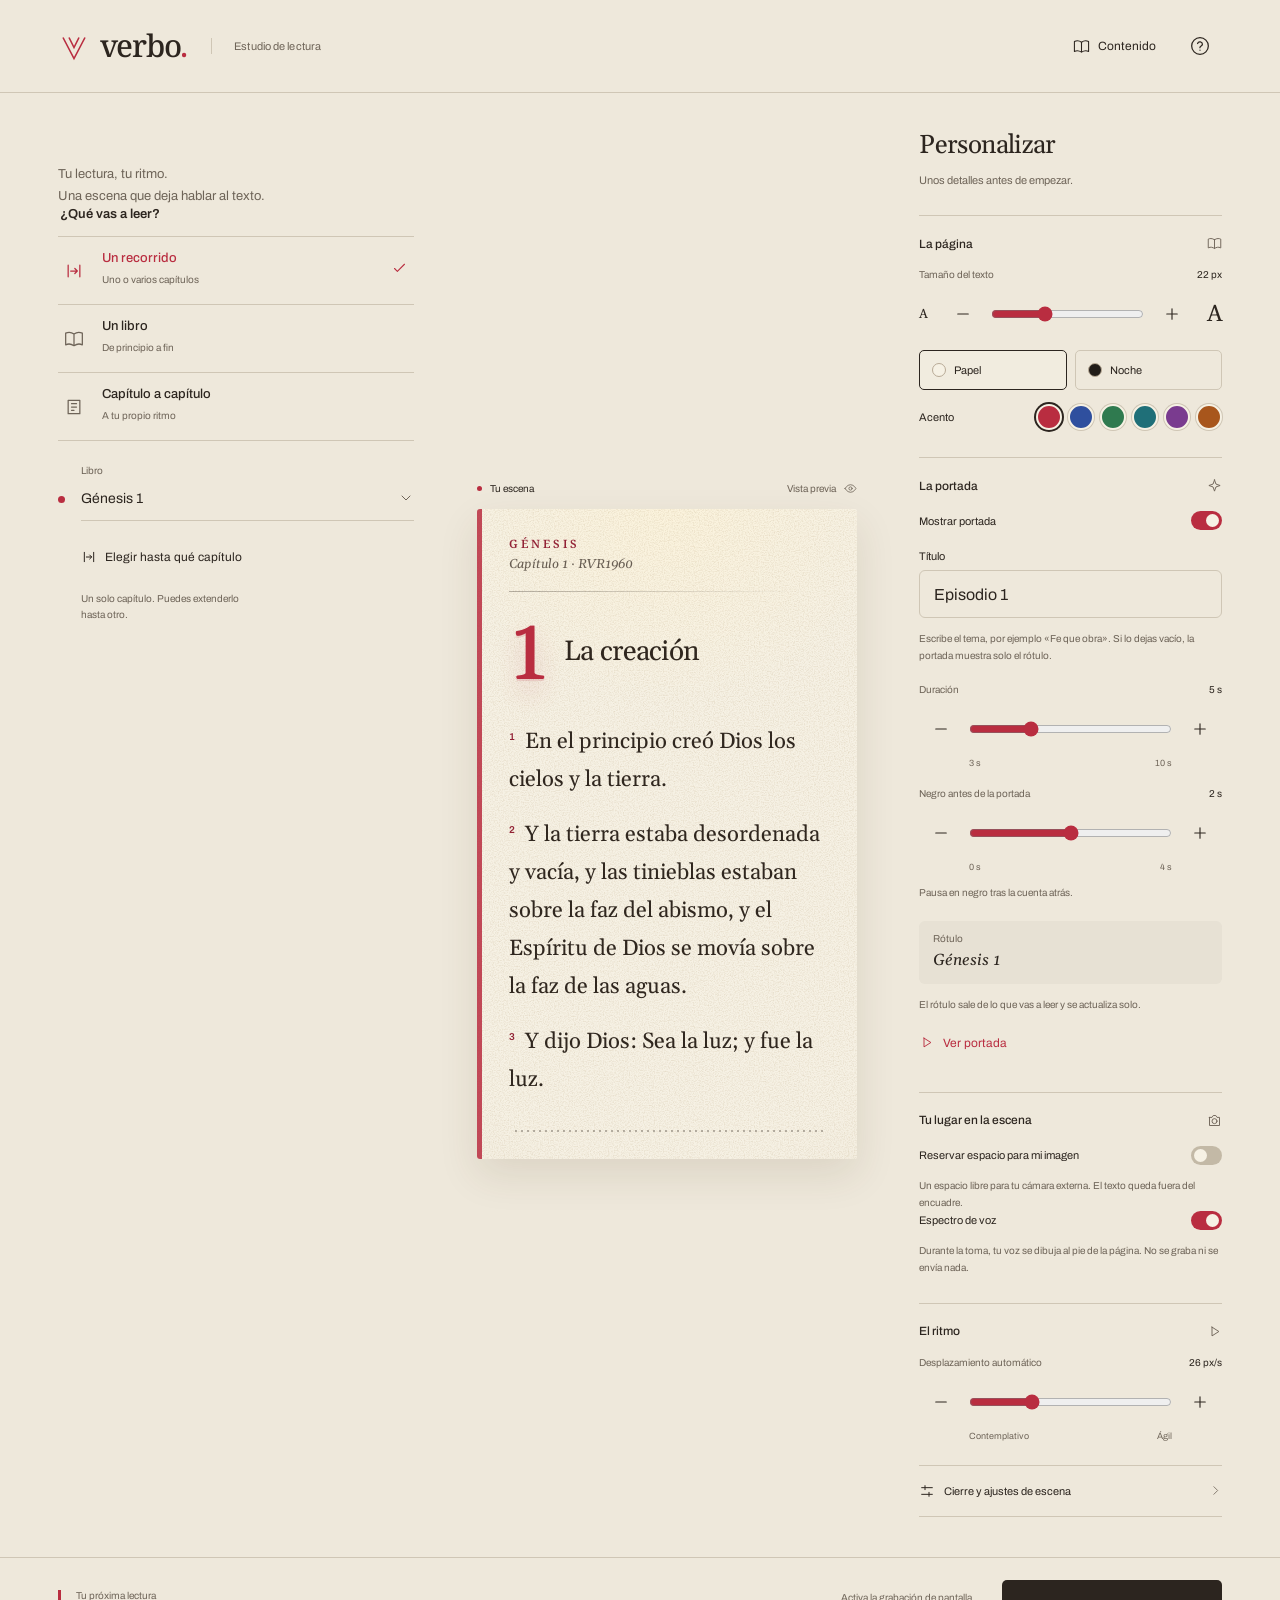
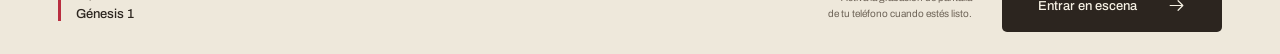
<file: index.html>
<!doctype html><html lang="es" data-beasties-container><head><meta charset="utf-8"><title>Verbo — Estudio de lectura</title><base href="./"><meta name="viewport" content="width=device-width,initial-scale=1,viewport-fit=cover"><meta name="theme-color" content="#f6f1e4"><meta name="description" content="Prepara tu pasaje. Dale voz a la Palabra. Un estudio de lectura bíblica para tus videos."><link rel="icon" type="image/svg+xml" href="favicon.svg"><link rel="manifest" href="manifest.webmanifest"><link rel="apple-touch-icon" href="icon-180.png"><meta name="mobile-web-app-capable" content="yes"><meta name="apple-mobile-web-app-capable" content="yes"><meta name="apple-mobile-web-app-status-bar-style" content="black-translucent"><meta name="apple-mobile-web-app-title" content="Verbo"><style>:root{--paper:#f6f1e4;--ground:#eee8db;--panel:#e8e1d1;--ink:#2c251f;--muted:#6e6458;--red:#b92d40;--red-dark:#922235;--red-night:#e17581;--red-night-soft:#f2a0a9;--red-night-num:#f8b6bd;--rule:#cfc6b5;--gold:#bc8c31;--ui:"Archivo",Arial,sans-serif;--serif:"Gelasio",Georgia,serif;--display:"Noto Serif",Georgia,serif;--hebrew:"Noto Serif Hebrew","Noto Serif",Georgia,serif;--ease:cubic-bezier(.16,1,.3,1);color-scheme:light;font-family:var(--ui);color:var(--ink);background:var(--ground);font-synthesis:none;scrollbar-color:#b7aa96 var(--ground)}*{box-sizing:border-box}body{margin:0;-webkit-font-smoothing:antialiased}@media(prefers-reduced-motion:reduce){}@media(prefers-reduced-motion:reduce){*,*:before,*:after{animation:none!important;transition:none!important;scroll-behavior:auto!important}}</style><link rel="stylesheet" href="styles-EGAO6UDL.css" media="print" onload="this.media='all'"><noscript><link rel="stylesheet" href="styles-EGAO6UDL.css"></noscript></head><body><app-root></app-root><script src="main-Q43P6QRU.js" type="module"></script></body></html>
</file>
<file: styles-EGAO6UDL.css>
@font-face{font-family:"Noto Serif";font-style:normal;font-weight:100 900;font-display:swap;src:url("./media/noto-serif-latin-wght-normal-SE7LSV22.woff2") format("woff2");unicode-range:U+0000-00FF,U+0131,U+0152-0153,U+02BB-02BC,U+02C6,U+02DA,U+02DC,U+0304,U+0308,U+0329,U+2000-206F,U+20AC,U+2122,U+2191,U+2193,U+2212,U+2215,U+FEFF,U+FFFD}@font-face{font-family:"Noto Serif";font-style:normal;font-weight:100 900;font-display:swap;src:url("./media/noto-serif-greek-wght-normal-5PPLP64R.woff2") format("woff2");unicode-range:U+0370-0377,U+037A-037F,U+0384-038A,U+038C,U+038E-03A1,U+03A3-03FF}@font-face{font-family:"Noto Serif";font-style:normal;font-weight:100 900;font-display:swap;src:url("./media/noto-serif-greek-ext-wght-normal-QTA3JEB3.woff2") format("woff2");unicode-range:U+1F00-1FFF}@font-face{font-family:Archivo;font-style:normal;font-weight:100 900;font-stretch:62% 125%;font-display:swap;src:url("./media/archivo-latin-wdth-normal-R3FITQA7.woff2") format("woff2");unicode-range:U+0000-00FF,U+0131,U+0152-0153,U+02BB-02BC,U+02C6,U+02DA,U+02DC,U+0304,U+0308,U+0329,U+2000-206F,U+20AC,U+2122,U+2191,U+2193,U+2212,U+2215,U+FEFF,U+FFFD}@font-face{font-family:Gelasio;font-style:normal;font-weight:400;font-display:swap;src:url("./media/gelasio-latin-400-normal-KQNBTWJY.woff2") format("woff2");unicode-range:U+0000-00FF,U+0131,U+0152-0153,U+02BB-02BC,U+02C6,U+02DA,U+02DC,U+0304,U+0308,U+0329,U+2000-206F,U+20AC,U+2122,U+2191,U+2193,U+2212,U+2215,U+FEFF,U+FFFD}@font-face{font-family:Gelasio;font-style:normal;font-weight:400;font-display:swap;src:url("./media/gelasio-latin-ext-400-normal-OL4ZQ2QX.woff2") format("woff2");unicode-range:U+0100-02BA,U+02BD-02C5,U+02C7-02CC,U+02CE-02D7,U+02DD-02FF,U+0304,U+0308,U+0329,U+1D00-1DBF,U+1E00-1E9F,U+1EF2-1EFF,U+2020,U+20A0-20AB,U+20AD-20C0,U+2113,U+2C60-2C7F,U+A720-A7FF}@font-face{font-family:Gelasio;font-style:italic;font-weight:400;font-display:swap;src:url("./media/gelasio-latin-400-italic-H3NXEVYZ.woff2") format("woff2");unicode-range:U+0000-00FF,U+0131,U+0152-0153,U+02BB-02BC,U+02C6,U+02DA,U+02DC,U+0304,U+0308,U+0329,U+2000-206F,U+20AC,U+2122,U+2191,U+2193,U+2212,U+2215,U+FEFF,U+FFFD}@font-face{font-family:Gelasio;font-style:italic;font-weight:400;font-display:swap;src:url("./media/gelasio-latin-ext-400-italic-FOT74WO2.woff2") format("woff2");unicode-range:U+0100-02BA,U+02BD-02C5,U+02C7-02CC,U+02CE-02D7,U+02DD-02FF,U+0304,U+0308,U+0329,U+1D00-1DBF,U+1E00-1E9F,U+1EF2-1EFF,U+2020,U+20A0-20AB,U+20AD-20C0,U+2113,U+2C60-2C7F,U+A720-A7FF}@font-face{font-family:Gelasio;font-style:normal;font-weight:500 700;font-display:swap;src:url("./media/gelasio-latin-700-normal-DUEYCI6Z.woff2") format("woff2");unicode-range:U+0000-00FF,U+0131,U+0152-0153,U+02BB-02BC,U+02C6,U+02DA,U+02DC,U+0304,U+0308,U+0329,U+2000-206F,U+20AC,U+2122,U+2191,U+2193,U+2212,U+2215,U+FEFF,U+FFFD}@font-face{font-family:"Noto Serif Hebrew";font-style:normal;font-weight:100 900;font-display:swap;src:url("./media/noto-serif-hebrew-hebrew-wght-normal-XQ24VW7Z.woff2") format("woff2");unicode-range:U+0590-05FF,U+200C-2010,U+20AA,U+25CC,U+FB1D-FB4F}:root{--paper:#f6f1e4;--ground:#eee8db;--panel:#e8e1d1;--ink:#2c251f;--muted:#6e6458;--red:#b92d40;--red-dark:#922235;--red-night:#e17581;--red-night-soft:#f2a0a9;--red-night-num:#f8b6bd;--rule:#cfc6b5;--gold:#bc8c31;--ui:"Archivo",Arial,sans-serif;--serif:"Gelasio",Georgia,serif;--display:"Noto Serif",Georgia,serif;--hebrew:"Noto Serif Hebrew","Noto Serif",Georgia,serif;--ease:cubic-bezier(.16,1,.3,1);color-scheme:light;font-family:var(--ui);color:var(--ink);background:var(--ground);font-synthesis:none;scrollbar-color:#b7aa96 var(--ground)}*{box-sizing:border-box}body{margin:0;-webkit-font-smoothing:antialiased}button,input,select,textarea{font:inherit}button{color:inherit;border:0;background:none;padding:0;cursor:pointer;-webkit-tap-highlight-color:transparent}button:disabled{opacity:.4;cursor:not-allowed}a{color:inherit;text-underline-offset:4px}button,a,input,select,summary{touch-action:manipulation}button:focus-visible,a:focus-visible,input:focus-visible,select:focus-visible,summary:focus-visible,[tabindex]:focus-visible{outline:2px solid var(--red);outline-offset:4px}button:active:not(:disabled){transform:translateY(1px)}button{transition:background-color .18s,color .18s,transform .18s var(--ease)}::selection{background:#c88b3b45;color:var(--ink)}input{caret-color:var(--red);accent-color:var(--red)}p,h1,h2,h3{margin:0}h1,h2{text-wrap:balance}fieldset{margin:0;padding:0;border:0;min-width:0}select{appearance:auto;color:var(--ink);background:transparent;border:0;border-radius:0;cursor:pointer;min-height:44px;padding:0 20px 0 0;width:100%;font-size:14px}select option{background:var(--paper);color:var(--ink)}input[type=range]{width:100%;height:24px;margin:0;cursor:pointer;background:transparent;accent-color:var(--red)}input[type=checkbox]{width:17px;height:17px;margin:0;flex:none}input[type=text]{width:100%;min-height:48px;background:transparent;border:1px solid var(--rule);padding:10px 14px;border-radius:6px;color:var(--ink)}.icon-button{width:44px;height:44px;display:inline-flex;align-items:center;justify-content:center;border-radius:50%;flex:none}.icon-button:hover{background:#2c251f09}.text-button{display:inline-flex;align-items:center;justify-content:center;gap:9px;font-size:12px;min-height:44px}.text-button:hover{color:var(--red)}.primary{min-height:52px;padding:0 24px;display:inline-flex;align-items:center;justify-content:center;gap:30px;background:var(--ink);color:var(--paper);border-radius:5px;font-size:13px;font-weight:500}.primary:hover:not(:disabled){background:var(--red-dark)}.primary v-icon{width:19px;height:19px}.full-width{width:100%}.spacious{margin-top:24px!important}.studio{min-height:100dvh;display:flex;flex-direction:column}.studio-header{display:flex;align-items:center;justify-content:space-between;gap:24px;padding:24px 4.5%;border-bottom:1px solid var(--rule);min-height:90px}.brand{display:flex;align-items:center;gap:10px;color:var(--ink);text-decoration:none;font:500 31px/.9 var(--display);letter-spacing:-.04em}.brand-mark{width:32px;height:35px;color:var(--red);display:flex;align-items:center}.brand-mark svg{width:100%;height:100%}.brand-dot{color:var(--red)}.brand-description{font:400 11px/1.5 var(--ui);letter-spacing:.01em;border-left:1px solid var(--rule);margin-left:14px;padding-left:22px;color:var(--muted)}.studio-header nav{display:flex;align-items:center;gap:22px}.content-nav{gap:8px}.content-nav v-icon{width:17px;height:17px}.workbench{width:min(1310px,91%);margin:0 auto;flex:1;display:grid;grid-template-columns:minmax(250px,1fr) minmax(300px,380px) minmax(235px,.85fr);gap:clamp(32px,4.9vw,80px);align-items:center;padding:32px 0 40px}.prepare{align-self:start;padding-top:20px}h1{font:400 50px/1.12 var(--display);letter-spacing:-.035em}h1 em{font-family:var(--serif);font-weight:400;color:var(--red)}.intro{font:400 13px/1.7 var(--ui);color:var(--muted);margin-top:18px}.intro-art{height:105px;max-width:280px;margin:0 0 7px -25px}.mode-field legend{font-size:13px;font-weight:600;margin-bottom:15px}.reading-modes{display:flex;flex-direction:column;border-top:1px solid var(--rule)}.reading-modes>button{position:relative;display:grid;grid-template-columns:26px 1fr 22px;gap:4px 12px;text-align:left;padding:14px 6px;border-bottom:1px solid var(--rule);min-height:68px}.reading-modes>button>v-icon{grid-row:span 2;align-self:center;color:var(--muted);width:20px;height:20px}.reading-modes>button>span:not(.mode-check){font-size:13px;font-weight:500}.reading-modes>button>small{font-size:10px;color:var(--muted);grid-column:2}.reading-modes>button:hover{background:#f6f1e460}.reading-modes>button.selected>v-icon,.reading-modes>button.selected>span{color:var(--red)}.mode-check{position:absolute;right:6px;top:23px;color:var(--red)}.mode-check v-icon{width:17px;height:17px}.passage-fields{margin-top:24px}.passage-row{position:relative;display:flex;gap:16px;align-items:center}.passage-row+.passage-row{margin-top:10px}.route-dot{width:7px;height:7px;border-radius:50%;background:var(--red);flex:none;margin-top:12px}.end-dot{background:transparent;border:1px solid var(--red)}.passage-row:first-child:has(+.passage-row):after{content:"";position:absolute;left:3px;top:calc(50% + 13px);height:calc(100% - 5px);border-left:1px dashed #b8a791}.passage-field{min-width:0;flex:1}.range-add{margin:14px 0 0 23px;display:inline-flex;align-items:center;gap:8px;min-height:44px}.range-add v-icon{width:16px;height:16px}.range-remove{margin-top:12px;color:var(--muted)}.range-remove v-icon{width:16px;height:16px}.passage-field>label{display:block;font-size:10px;color:var(--muted)}.book-chapter{display:flex;gap:12px;border-bottom:1px solid var(--rule)}.passage-button{display:flex;align-items:center;justify-content:space-between;gap:10px;width:100%;min-height:44px;font-size:14px;text-align:left}.passage-button v-icon{width:16px;height:16px;color:var(--muted)}.picker-dialog{width:min(520px,calc(100% - 28px));max-height:min(680px,calc(100dvh - 40px))}.picker-dialog[open]{display:flex;flex-direction:column}.picker-heading{display:flex;align-items:center;justify-content:space-between;gap:16px;padding:14px 14px 10px 22px;border-bottom:1px solid var(--rule);flex:none}.picker-heading h2{font:400 22px/1.2 var(--serif);letter-spacing:-.025em}.picker-body{padding:16px 22px 22px;overflow-y:auto;overscroll-behavior:contain}.picker-search{width:100%;min-height:44px;padding:0 14px;font-size:14px;color:var(--ink);background:#f6f1e4a0;border:1px solid var(--rule);border-radius:6px}.picker-search:focus-visible{outline-offset:2px}.picker-results{list-style:none;margin:8px 0 0;padding:0;display:flex;flex-wrap:wrap;gap:8px}.picker-results button{min-height:44px;padding:0 14px;font-size:13px;border:1px solid var(--rule);border-radius:30px}.picker-results button:hover{border-color:var(--red);color:var(--red)}.picker-empty{font-size:12px;color:var(--muted);padding:10px 2px}.picker-tabs{display:flex;margin-top:16px;border-bottom:1px solid var(--rule)}.picker-tabs button{flex:1;min-height:44px;font-size:13px;color:var(--muted);border-bottom:2px solid transparent;margin-bottom:-1px}.picker-tabs button small{display:none}.picker-tabs button.selected{color:var(--red);border-bottom-color:var(--red)}.picker-grid{display:grid;gap:6px;margin-top:14px}.picker-grid.books{grid-template-columns:repeat(auto-fill,minmax(62px,1fr))}.picker-grid.chapters{grid-template-columns:repeat(auto-fill,minmax(48px,1fr))}.picker-grid button{min-height:44px;min-width:44px;padding:0 4px;font-size:13px;line-height:1.2;border:1px solid var(--rule);border-radius:6px;overflow-wrap:anywhere}.picker-grid button:hover{border-color:var(--red)}.picker-grid button.current{color:var(--paper);background:var(--red);border-color:var(--red)}.picker-chapter-head{display:flex;align-items:center;gap:14px;margin-top:12px}.picker-chapter-head strong{font:400 18px/1.2 var(--serif)}.picker-chapter-head v-icon{width:16px;height:16px}@media(max-width:700px){.picker-dialog{width:100%;max-width:none;margin:auto 0 0;max-height:85dvh;border-radius:12px 12px 0 0}.picker-grid.books{grid-template-columns:repeat(5,1fr)}.picker-grid.chapters{grid-template-columns:repeat(6,1fr)}}.selection-note{font-size:10px;line-height:1.6;color:var(--muted);margin:12px 0 0 23px;max-width:29ch}.field-error{font-size:12px;line-height:1.5;color:var(--red-dark);margin:12px 0;padding:10px 12px;background:#bd30420a;border:1px solid #bd304244;border-radius:5px}.demo-note{display:flex;align-items:start;gap:8px;margin-top:26px;color:var(--muted);font-size:10px;line-height:1.6}.demo-note .status-dot{margin-top:5px}.demo-note button{display:block;text-decoration:underline;text-underline-offset:3px;min-height:24px}.status-dot{display:inline-block;flex:none;width:5px;height:5px;border-radius:50%;background:var(--red)}.stage-column{min-width:0;align-self:center}.preview-caption{display:flex;align-items:center;justify-content:space-between;color:var(--muted);font-size:10px;margin:0 0 14px}.preview-caption>span{display:flex;gap:8px;align-items:center}.preview-caption>span:first-child{color:var(--ink)}.preview-caption v-icon{width:13px;height:13px}.preview-frame{position:relative;height:min(650px,calc(100dvh - 245px));min-height:520px;background:var(--paper);box-shadow:0 16px 40px #4a36121c;border-radius:3px;overflow:hidden}.preview-footnote{display:flex;align-items:center;justify-content:center;gap:7px;text-align:center;font:400 10px/1.5 var(--ui);color:var(--muted);margin-top:18px}.preview-footnote v-icon{width:13px;height:13px;color:var(--gold)}.scene-settings{align-self:center;padding-top:4px}.scene-settings>h2{font:400 26px/1.3 var(--serif);letter-spacing:-.025em}.settings-intro{font-size:11px;color:var(--muted);margin-top:9px;line-height:1.5}.setting-group{margin-top:27px;border-top:1px solid var(--rule);padding-top:20px}.group-heading{display:flex;align-items:center;justify-content:space-between;margin-bottom:18px}.group-heading h3{font-size:12px;font-weight:500}.group-heading v-icon{width:15px;height:15px;color:var(--muted)}.range-label{display:flex;justify-content:space-between;align-items:center;gap:10px;font-size:10px;margin:0 0 12px;color:var(--muted)}output{color:var(--ink);font-size:10px;font-variant-numeric:tabular-nums;white-space:nowrap}.font-range{display:flex;align-items:center;gap:13px}.font-range>span:first-child{font:400 13px var(--serif)}.font-range>span:last-child{font:400 23px var(--serif)}.theme-choice{display:flex;gap:8px;margin-top:14px}.theme-choice button{display:flex;align-items:center;gap:8px;min-height:40px;flex:1;padding:8px 12px;font-size:11px;border:1px solid var(--rule);border-radius:5px}.theme-choice .selected{border-color:var(--ink);background:#f6f1e450}.theme-swatch{width:14px;height:14px;display:inline-block;border-radius:50%;border:1px solid #b8aa96}.paper-swatch{background:var(--paper)}.night-swatch{background:#211c18}.accent-choice{display:flex;align-items:center;justify-content:space-between;gap:12px;margin-top:14px;font-size:11px}.accent-swatches{display:flex;gap:6px}.accent-swatches button{width:26px;height:26px;padding:0;border-radius:50%;background:var(--swatch);border:2px solid var(--paper);box-shadow:0 0 0 1px var(--rule);cursor:pointer;transition:box-shadow .2s var(--ease)}.accent-swatches button.selected{box-shadow:0 0 0 2px var(--ink)}.switch-label{display:flex;align-items:center;justify-content:space-between;gap:16px;font-size:11px;line-height:1.5;cursor:pointer}.switch{appearance:none;width:31px!important;height:19px!important;background:#c3b9a6;border-radius:20px;position:relative;border:0;cursor:pointer}.switch:after{content:"";position:absolute;left:3px;top:3px;width:13px;height:13px;border-radius:50%;background:var(--paper);transition:transform .2s var(--ease)}.switch:checked{background:var(--red)}.switch:checked:after{transform:translate(12px)}.small-note{font-size:10px;line-height:1.7;color:var(--muted);margin-top:12px}.range-ends{display:flex;justify-content:space-between;margin:7px 50px 0;color:var(--muted);font-size:9px}.more-settings{border-top:1px solid var(--rule);border-bottom:1px solid var(--rule);margin-top:24px;display:flex;align-items:center;justify-content:space-between;width:100%;padding:17px 0;font-size:11px;gap:8px}.more-settings>span{display:flex;gap:9px;align-items:center}.more-settings v-icon{width:16px;height:16px}.more-settings>v-icon{width:13px;height:13px;color:var(--muted)}.more-settings:hover{color:var(--red)}.frame-controls{display:flex;align-items:center;gap:20px;margin:20px 0}.corner-picker{display:grid;grid-template-columns:1fr 1fr;gap:4px;width:60px;flex:none}.corner-picker button{height:26px;border:1px solid var(--rule);border-radius:3px;position:relative}.corner-picker button span{width:7px;height:7px;background:#b4a895;position:absolute;top:4px;left:4px;border-radius:50%}.corner-picker button:nth-child(2n) span{left:auto;right:4px}.corner-picker button:nth-child(n+3) span{top:auto;bottom:4px}.corner-picker button.selected{border-color:var(--red)}.corner-picker button.selected span{background:var(--red)}.shape-options{display:flex;flex-direction:column;gap:4px;font-size:10px}.shape-options button{text-align:left;min-height:26px;padding:0 8px;border:1px solid transparent;border-radius:3px}.shape-options .selected{border-color:var(--rule);color:var(--red)}.check-label{display:flex;align-items:center;gap:10px;font-size:11px;line-height:1.5;cursor:pointer;margin-top:12px}.studio-footer{border-top:1px solid var(--rule);padding:22px 4.5%;display:flex;align-items:center;justify-content:space-between;gap:28px}.session-summary{display:flex;align-items:center;gap:15px;font-size:10px;color:var(--muted)}.session-rule{width:3px;height:31px;background:var(--red)}.session-summary strong{display:block;font-size:13px;font-weight:500;color:var(--ink);margin-top:6px}.start-actions{display:flex;align-items:center;gap:30px}.start-actions>p{font-size:10px;line-height:1.6;color:var(--muted);text-align:right}.start-button{min-width:220px;gap:30px}.loading-state,.empty-state{height:100%;display:flex;align-items:center;justify-content:center;flex-direction:column;gap:20px;padding:30px;text-align:center}.empty-state>v-icon{color:var(--red);width:30px;height:30px}.empty-state h2{font:400 28px/1.2 var(--serif)}.empty-state p,.loading-state p{font-size:12px;line-height:1.7;color:var(--muted)}.loading-line{display:block;width:60px;height:2px;background:var(--red);animation:load-line 1.4s ease-in-out infinite}.in-scene{height:100dvh;min-height:0;overflow:hidden}.in-scene>.studio-header,.in-scene .prepare,.in-scene .scene-settings,.in-scene>.studio-footer,.in-scene .preview-caption,.in-scene .preview-footnote{display:none}.in-scene .workbench{display:block;padding:0;margin:0;width:100%;height:100%;min-height:0}.in-scene .stage-column{height:100%}.preview-frame.recording{margin:0;position:fixed;inset:0;z-index:30;min-height:0;width:100%;height:100dvh;border-radius:0;box-shadow:none}.recording v-reader{height:100%;display:block}.scene-controls{position:absolute;inset:0;pointer-events:none;opacity:0;transition:opacity .3s var(--ease);z-index:40}.scene-controls.visible{opacity:1}.scene-controls.visible .scene-topbar,.scene-controls.visible .scene-dock{pointer-events:auto}.scene-topbar{position:absolute;top:0;left:0;right:0;display:flex;align-items:center;justify-content:space-between;padding:10px calc(var(--rib-edge) + var(--rib-w) * 2 + 10px) 10px 20px;background:var(--paper);border-bottom:1px solid var(--rule);font-size:12px}.ribbons-left .scene-topbar{padding-right:20px;padding-left:calc(var(--rib-edge) + var(--rib-w) * 2 + 10px)}.scene-topbar .text-button{font-size:12px}.scene-topbar .text-button v-icon{width:16px;height:16px}.scene-dock{position:absolute;bottom:0;left:50%;transform:translate(-50%);width:min(100%,420px);padding:10px 16px calc(12px + env(safe-area-inset-bottom));background:var(--paper);box-shadow:0 -8px 35px #30231a12}.tool-strip{display:flex;align-items:stretch;gap:8px}.tool-strip>button{flex:1 1 0;display:flex;flex-direction:column;align-items:center;justify-content:center;gap:6px;min-height:62px;padding:8px 6px;border:1px solid var(--rule);border-radius:7px;font-size:12px;line-height:1.2;color:var(--muted)}.tool-strip>button:hover:not(:disabled){color:var(--ink);background:color-mix(in srgb,var(--red) 4%,transparent)}.tool-strip>button.active{color:var(--red);border-color:var(--red);background:color-mix(in srgb,var(--red) 7%,transparent)}.tool-strip>button:disabled{opacity:.5}.tool-strip v-icon{width:21px;height:21px}.original-glyph{font:400 24px/1 var(--display);height:21px;display:inline-flex;align-items:center;white-space:nowrap}.original-tool{font:400 28px/.8 var(--display);height:21px;display:inline-flex;align-items:center}.chosen-count{margin:10px 0 0;display:flex;align-items:center;justify-content:center;gap:7px;font-size:12px;color:var(--ink)}.chosen-count v-icon{width:13px;height:13px;color:var(--gold)}.chosen-count strong{font-weight:600;font-variant-numeric:tabular-nums}.press-hint{margin:10px 0 0;text-align:center;font-size:12px;line-height:1.4;color:var(--muted);text-wrap:balance}.press-hint+.press-hint{margin-top:2px}.chapter-nav{border-top:1px solid var(--rule);margin-top:5px;padding-top:5px;display:flex;align-items:center;justify-content:space-between}.chapter-nav .icon-button{width:44px;height:44px}.end-take{display:flex;align-items:center;gap:9px;min-height:44px;padding-inline:8px;font-size:12px;color:var(--muted)}.tiny-square{width:6px;height:6px;background:var(--red);border-radius:1px}.countdown-overlay{position:absolute;inset:0;z-index:50;background:var(--paper);display:flex;align-items:center;justify-content:center;flex-direction:column;gap:20px}.countdown-number{font:400 110px/1 var(--display);color:var(--red);font-variant-numeric:tabular-nums;animation:count-in .6s var(--ease) both}@keyframes count-in{0%{opacity:0;transform:scale(1.16);filter:blur(10px)}to{opacity:1;transform:none;filter:blur(0)}}.countdown-overlay.dissolving{pointer-events:none}.countdown-overlay.dissolving:not(.lead){background:transparent}.countdown-overlay.lead{transition:background-color 1s linear}.countdown-overlay.lead p,.countdown-overlay.lead .text-button{transition:color 1s linear,opacity .25s linear}.countdown-overlay.lead[data-step="2"]{background:color-mix(in srgb,var(--paper) 50%,#000)}.countdown-overlay.lead[data-step="1"]{background:#000}.countdown-overlay.lead[data-step="2"] p,.countdown-overlay.lead[data-step="1"] p{color:#f6f1e4}.countdown-overlay.lead[data-step="2"] .text-button,.countdown-overlay.lead[data-step="1"] .text-button{color:#d8d0bd}.lead-curtain{position:absolute;inset:0;z-index:44;background:#000;opacity:1;pointer-events:none;transition:opacity 1.5s cubic-bezier(.4,0,.2,1)}.lead-curtain.fading{opacity:0}.countdown-overlay.dissolving .countdown-number{animation:count-dissolve .75s cubic-bezier(.4,0,.6,1) both}.countdown-overlay.dissolving p,.countdown-overlay.dissolving .text-button{opacity:0;transition:opacity .25s linear}@keyframes count-dissolve{0%{opacity:1;color:var(--red);transform:none;filter:blur(0)}40%{opacity:.6;color:var(--gold)}to{opacity:0;color:#e8c46a;transform:scale(1.9) translateY(-8%);filter:blur(24px)}}@media(prefers-reduced-motion:reduce){.countdown-number,.countdown-overlay.dissolving .countdown-number{animation-name:count-fade}@keyframes count-fade{0%{opacity:0}to{opacity:1}}.countdown-overlay.dissolving .countdown-number{animation:count-fade-out .75s linear both}@keyframes count-fade-out{to{opacity:0}}}.countdown-overlay p{font:italic 20px var(--serif)}.countdown-overlay .text-button{position:absolute;bottom:40px;color:var(--muted)}.ending-screen{position:absolute;inset:0;background:var(--paper);z-index:35;overflow:hidden;animation:ending-in .9s cubic-bezier(.4,0,.2,1) both}@keyframes ending-in{0%{opacity:0}to{opacity:1}}@media(prefers-reduced-motion:reduce){.ending-screen{animation:ending-in .9s linear both!important}}.preview-frame.is-finished v-particles{z-index:36}.ending-actions{position:absolute;bottom:32px;left:20px;right:20px;display:flex;justify-content:center;flex-wrap:wrap;gap:20px;opacity:0;pointer-events:none;transition:opacity .25s}.ending-actions.visible{opacity:1;pointer-events:auto}.fade-veil{position:absolute;inset:0;z-index:60;background:#000;opacity:0;animation:fade-veil-in var(--fade-ms,6s) cubic-bezier(.45,0,.55,1) forwards;cursor:default}.fade-veil.black{opacity:1;animation:none}@keyframes fade-veil-in{0%{opacity:0}to{opacity:1}}.dark-scene{color:var(--ink);--paper:#211c18;--ink:#eee4d2;--muted:#b6aa98;--rule:#564a3c;--red:var(--red-night) }.dark-scene .scene-dock{box-shadow:0 -8px 35px #0003}dialog{color:var(--ink);background:var(--paper);padding:0;width:min(480px,calc(100% - 28px));max-height:calc(100dvh - 40px);border:0;border-radius:12px;box-shadow:0 18px 80px #21160f36;overscroll-behavior:contain}dialog::backdrop{background:#21180f70}.dialog-heading{display:flex;align-items:center;justify-content:space-between;gap:20px;padding:22px 25px 16px;border-bottom:1px solid var(--rule)}.dialog-heading h2{font:400 28px/1.2 var(--serif);letter-spacing:-.03em}.dialog-heading .icon-button{width:36px;height:36px}.dialog-body{padding:24px 28px 30px}.dialog-intro{font:400 14px/1.7 var(--serif);color:var(--muted);margin-bottom:26px}.field-label{display:block;font-size:11px;margin:22px 0 10px}.dialog-body>select{border-bottom:1px solid var(--rule);font-size:12px;padding-right:15px}.message-presets{display:flex;gap:7px;margin-top:10px}.message-presets button{font-size:10px;min-height:33px;padding:0 12px;border:1px solid var(--rule);border-radius:30px}.message-presets button:hover{border-color:var(--red);color:var(--red)}.content-status{display:flex;gap:14px;align-items:center;padding:14px 0 22px;border-bottom:1px solid var(--rule);margin-bottom:18px}.content-status>v-icon{width:23px;height:23px;color:var(--red)}.content-status strong{display:block;font-size:12px;font-weight:500}.content-status span{display:block;font-size:10px;margin-top:7px;color:var(--muted)}.upload-field{display:flex;gap:15px;align-items:center;position:relative;min-height:70px;border:1px dashed #b8aa93;border-radius:6px;padding:14px 18px;margin-top:12px;cursor:pointer}.upload-field:hover{border-color:var(--red)}.upload-field:focus-within{outline:2px solid var(--red);outline-offset:3px}.upload-field strong{font-size:12px;font-weight:500;display:block}.upload-field small{display:block;margin-top:7px;font-size:10px;color:var(--muted)}.upload-field input{position:absolute;inset:0;opacity:0;width:100%;cursor:pointer}.upload-field>.original-tool{width:20px;justify-content:center;color:var(--red)}code{overflow-wrap:anywhere;font-size:10px}.dialog-body details{margin-top:22px;border-top:1px solid var(--rule);padding-top:18px;font-size:11px}.dialog-body summary{cursor:pointer;min-height:32px}.dialog-body pre{white-space:pre-wrap;overflow-wrap:anywhere;font-size:10px;line-height:1.6;padding:15px;background:var(--ground);border-radius:4px}.dialog-body details a{display:block;min-height:34px;color:var(--red)}.attribution{font-size:9px}.help-steps{margin:0;padding-left:20px;display:grid;gap:22px}.help-steps li{padding-left:6px;font-size:12px;color:var(--red)}.help-steps strong{font-weight:500;color:var(--ink)}.help-steps p{color:var(--muted);font-size:12px;line-height:1.7;margin-top:7px}.help-tip{display:flex;gap:12px;border-top:1px solid var(--rule);margin-top:26px;padding-top:20px;font-size:11px;line-height:1.7;color:var(--muted)}.help-tip v-icon{color:var(--red);margin-top:2px}.original-dialog{width:min(430px,calc(100% - 36px));text-align:center;overflow-wrap:anywhere}.note-close{position:absolute;top:12px;right:12px}.original-content{padding:42px 30px 32px}.note-reference{font:500 10px var(--ui);color:var(--muted)}.original-content h2{font:400 22px var(--serif);margin-top:18px}.original-word{font:400 38px/1.4 var(--display);color:var(--red);margin-top:25px}.original-word[lang=he]{font:400 44px/1.9 var(--hebrew);letter-spacing:0;unicode-bidi:isolate;text-align:center;margin-top:14px;padding-block:4px;overflow:visible;font-feature-settings:"mark" 1,"mkmk" 1}.transliteration{font:italic 17px var(--serif);color:var(--muted);margin-top:8px}.note-meaning{border-top:1px solid var(--rule);margin-top:25px;padding-top:23px;font:400 18px/1.4 var(--serif)}.note-context{font:400 14px/1.75 var(--serif);margin-top:18px;color:var(--muted);text-align:left}.note-sources{font:400 11px/1.5 var(--ui);margin-top:12px;color:var(--muted);text-align:left}.note-bottom{display:block;margin-top:30px;font:400 10px var(--ui);color:var(--muted)}.toast-region{position:fixed;left:16px;right:16px;bottom:25px;z-index:100;display:flex;justify-content:center;pointer-events:none}.toast{background:var(--ink);color:var(--paper);border-radius:8px;padding:15px 20px;font-size:12px;max-width:460px;display:flex;align-items:center;gap:12px;line-height:1.5;box-shadow:0 8px 30px #21160f20}.toast v-icon{width:17px;height:17px}@keyframes load-line{50%{transform:scaleX(.3);opacity:.4}}@media(min-width:1550px){.workbench{gap:90px;max-width:1400px;grid-template-columns:1fr 400px .85fr}.preview-frame{height:690px}h1{font-size:57px}}@media(max-width:1100px)and (min-width:701px){.workbench{grid-template-columns:minmax(260px,1fr) minmax(310px,380px);max-width:850px;gap:32px 55px}.scene-settings{grid-column:1/-1;display:grid;grid-template-columns:repeat(3,1fr);gap:0 28px;padding-bottom:20px}.scene-settings>h2,.settings-intro{display:none}.setting-group{margin-top:0}.more-settings{grid-column:1/-1;margin-top:20px;padding:15px 0}.studio-footer{position:sticky;bottom:0;background:var(--ground);z-index:10}.preview-frame{height:620px}.prepare{padding-top:0}}@media(max-width:700px){.studio-header{min-height:77px;padding:17px 22px}.brand{font-size:28px;gap:7px}.brand-mark{width:27px;height:30px}.brand-description{display:none}.studio-header nav{gap:6px}.content-nav{font-size:10px;gap:7px}.content-nav v-icon{width:16px;height:16px}.studio-header .icon-button{width:36px;height:36px}.workbench{display:flex;flex-direction:column;gap:30px;width:100%;padding:30px 24px 36px}.prepare{width:100%;padding:0;position:relative}h1{font-size:40px;line-height:1.17;max-width:260px}.intro{font-size:12px;margin-top:15px;line-height:1.6}.intro-art{position:absolute;right:-24px;top:30px;width:175px;height:105px;opacity:.8;margin:0;pointer-events:none}.mode-field{margin-top:34px}.mode-field legend{font-size:12px;margin-bottom:14px}.reading-modes{display:grid;grid-template-columns:1fr 1fr 1.12fr;border:1px solid var(--rule);border-radius:7px;overflow:hidden}.reading-modes>button{display:flex;flex-direction:column;align-items:flex-start;justify-content:center;padding:13px 10px;gap:9px;min-height:86px;border:0;border-right:1px solid var(--rule)}.reading-modes>button:last-child{border-right:0}.reading-modes>button>v-icon{align-self:flex-start;width:18px;height:18px}.reading-modes>button>span:not(.mode-check){font-size:10px;line-height:1.3}.reading-modes>button>small{display:none}.reading-modes>button.selected{background:#f6f1e4c0}.reading-modes .mode-check{top:14px;right:8px}.reading-modes .mode-check v-icon{width:12px;height:12px}.passage-fields{margin-top:22px}.book-chapter{gap:20px}.passage-row+.passage-row{margin-top:14px}.selection-note{font-size:10px;max-width:none;margin-top:12px}.demo-note{margin-top:20px;font-size:12px}.demo-note p>button{display:inline;margin-left:4px;min-height:24px}.stage-column{width:100%;max-width:390px;padding-top:12px;border-top:1px solid var(--rule)}.preview-caption{font-size:10px;margin-top:9px}.preview-frame{height:560px;min-height:0;margin-inline:10px}.preview-footnote{font-size:9px;margin-top:16px}.scene-settings{width:100%;padding-top:18px}.scene-settings>h2{font-size:26px}.settings-intro{font-size:11px}.setting-group{margin-top:23px}.group-heading h3{font-size:12px}.range-label{font-size:11px}.font-range{gap:18px}.theme-choice button{min-height:44px;font-size:12px}.switch-label{font-size:12px}.small-note{font-size:11px}.range-ends{font-size:10px}.check-label{font-size:12px}.corner-picker{width:88px;gap:6px}.corner-picker button{height:40px}.corner-picker button span{width:9px;height:9px;top:6px;left:6px}.corner-picker button:nth-child(2n) span{right:6px}.corner-picker button:nth-child(n+3) span{bottom:6px}.shape-options{font-size:12px;gap:8px}.shape-options button{min-height:36px;padding:0 14px}.more-settings{font-size:12px;padding-block:19px}.studio-footer{position:sticky;bottom:0;z-index:15;padding:14px 20px calc(14px + env(safe-area-inset-bottom));background:var(--ground);gap:12px}.session-summary{font-size:9px;gap:9px;min-width:0}.session-rule{width:2px;height:29px;flex:none}.session-summary strong{font-size:11px;line-height:1.3;max-width:145px}.start-actions{flex:none}.start-actions>p{display:none}.start-button{min-width:0;min-height:48px;padding:0 16px;font-size:11px;gap:16px}.start-button v-icon{width:16px;height:16px}.in-scene .stage-column{padding:0;border:0;max-width:none}.scene-topbar{padding:8px calc(var(--rib-edge) + var(--rib-w) * 2 + 8px) 8px 12px}.scene-topbar>span{font-size:11px}.scene-dock{width:100%;max-width:420px;padding-inline:18px}.dialog-heading{padding:20px 20px 15px}.dialog-heading h2{font-size:26px}.dialog-body{padding:20px 23px 26px}.dialog-intro{font-size:14px}.field-label{font-size:12px}.dialog-body>select{font-size:12px}.dialog-body .check-label{font-size:12px}.toast{font-size:11px;padding:13px 15px}}@media(max-width:359px){.workbench{padding-inline:18px}h1{font-size:36px}.intro-art{width:140px;right:-18px}.reading-modes>button{padding-inline:8px}.reading-modes>button>span:not(.mode-check){font-size:9px}.studio-footer{padding-inline:14px}.session-summary strong{max-width:110px;font-size:10px}.start-button{padding-inline:13px;font-size:10px;gap:10px}.preview-frame{margin-inline:0}}@media(prefers-reduced-motion:reduce){*,*:before,*:after{animation:none!important;transition:none!important;scroll-behavior:auto!important}.countdown-overlay.dissolving .countdown-number{animation:count-fade-out .75s linear both!important}.fade-veil:not(.black){animation:fade-veil-in var(--fade-ms,6s) cubic-bezier(.45,0,.55,1) forwards!important}}.preview-frame{--rib-form:32px;--rib-hform:51px;--rib-edge:16px;--rib-w:calc(var(--rib-form) + 8px);--rib-h:calc(var(--rib-hform) + 14px) }.ribbon{position:absolute;top:0;width:var(--rib-w);height:var(--rib-h);padding:0;color:var(--paper);z-index:45;isolation:isolate}.control-ribbon{right:var(--rib-edge)}.play-ribbon{right:calc(var(--rib-edge) + var(--rib-w));filter:drop-shadow(1px 0 0 var(--gold)) drop-shadow(-1px 0 0 var(--gold)) drop-shadow(0 1px 0 var(--gold))}.ribbons-left .control-ribbon{right:auto;left:var(--rib-edge)}.ribbons-left .play-ribbon{right:auto;left:calc(var(--rib-edge) + var(--rib-w))}.ribbon:before{content:"";position:absolute;top:0;left:50%;width:var(--rib-form);height:var(--rib-hform);margin-left:calc(var(--rib-form) / -2);background:var(--red);clip-path:polygon(0 0,100% 0,100% 100%,50% 88%,0 100%);transform-origin:top;transition:transform .3s var(--ease);z-index:-1}.play-ribbon:before{background:var(--ink)}.ribbon:hover:before,.ribbon.active:before{transform:scaleY(1.12)}.ribbon v-icon{position:absolute;left:50%;top:calc(var(--rib-hform) * .33);width:15px;height:15px;margin-left:-7.5px}.play-ribbon v-icon{margin-left:-6.5px}.play-ribbon.active v-icon{margin-left:-7.5px}@media(max-width:700px){.preview-frame{--rib-form:29px;--rib-hform:45px;--rib-edge:12px }}.sr-only{position:absolute;width:1px;height:1px;padding:0;margin:-1px;overflow:hidden;clip-path:inset(50%);white-space:nowrap;border:0}.preview-frame v-particles{z-index:20}.intro-field-label{margin:20px 0 8px}.intro-duration{margin:20px 0 12px}.intro-label{display:flex;flex-direction:column;gap:5px;margin-top:20px;padding:12px 14px;border-radius:6px;background:#2c251f09;min-width:0}.intro-label-name{font-size:10px;color:var(--muted)}.intro-label-text{font:italic 400 16px/1.4 var(--serif);color:var(--ink);overflow-wrap:anywhere}.intro-label-text.is-empty{color:var(--muted)}.preview-intro{margin-top:8px;justify-content:flex-start;color:var(--red)}.preview-intro v-icon{width:15px;height:15px}.preview-intro:hover{color:var(--red-dark)}.preview-intro:disabled{color:var(--muted);opacity:.6;cursor:default}.intro-stage{position:absolute;inset:0;z-index:15;overflow:hidden;--stage-paper:#f6f1e4 }.intro-stage.night{--stage-paper:#211c18 }.intro-cover{position:absolute;inset:0;background:var(--stage-paper);transition:opacity .75s cubic-bezier(.4,0,.2,1)}.intro-cover.lifted{opacity:0}@media(prefers-reduced-motion:reduce){.intro-cover{transition:opacity .9s linear!important}.lead-curtain{transition:opacity 1.5s linear!important}}@media(max-width:700px){.intro-label-name,.preview-intro{font-size:12px}.intro-label-name{font-size:11px}.intro-label-text{font-size:17px}}
</file>
